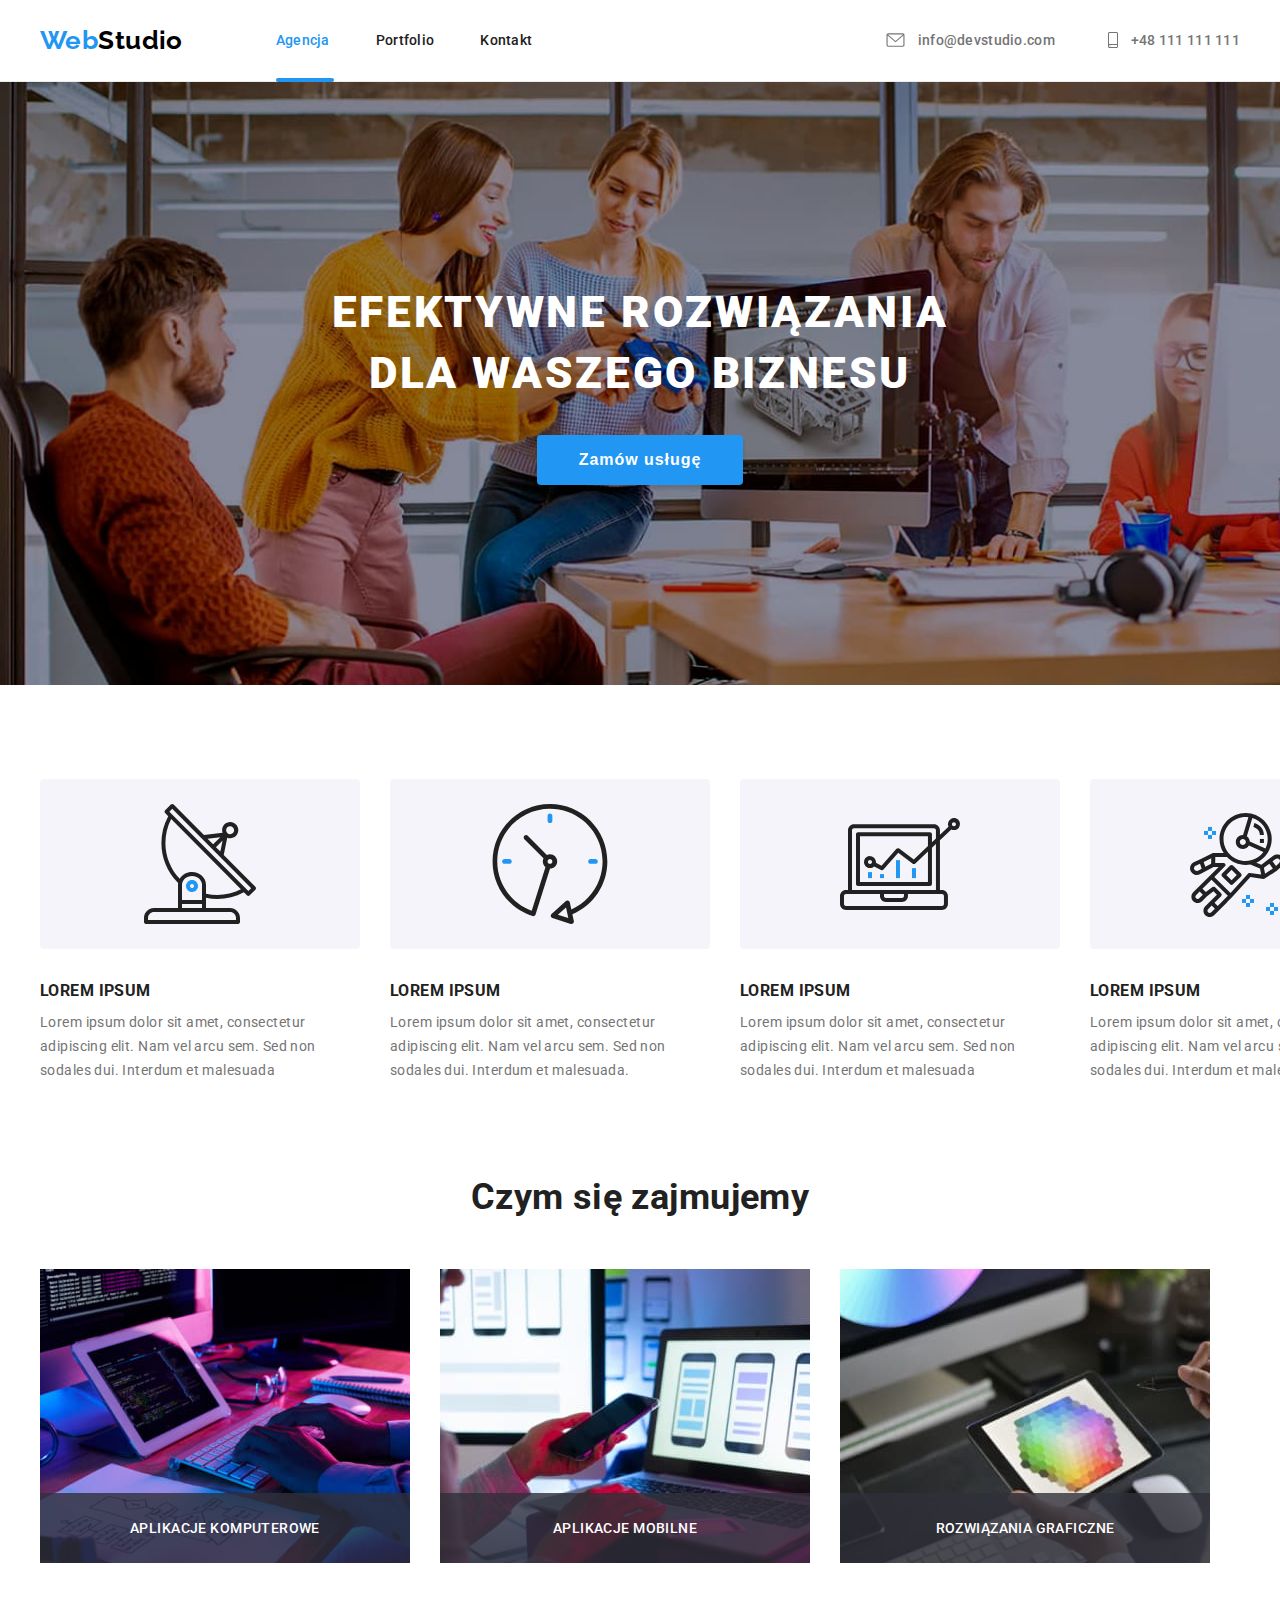
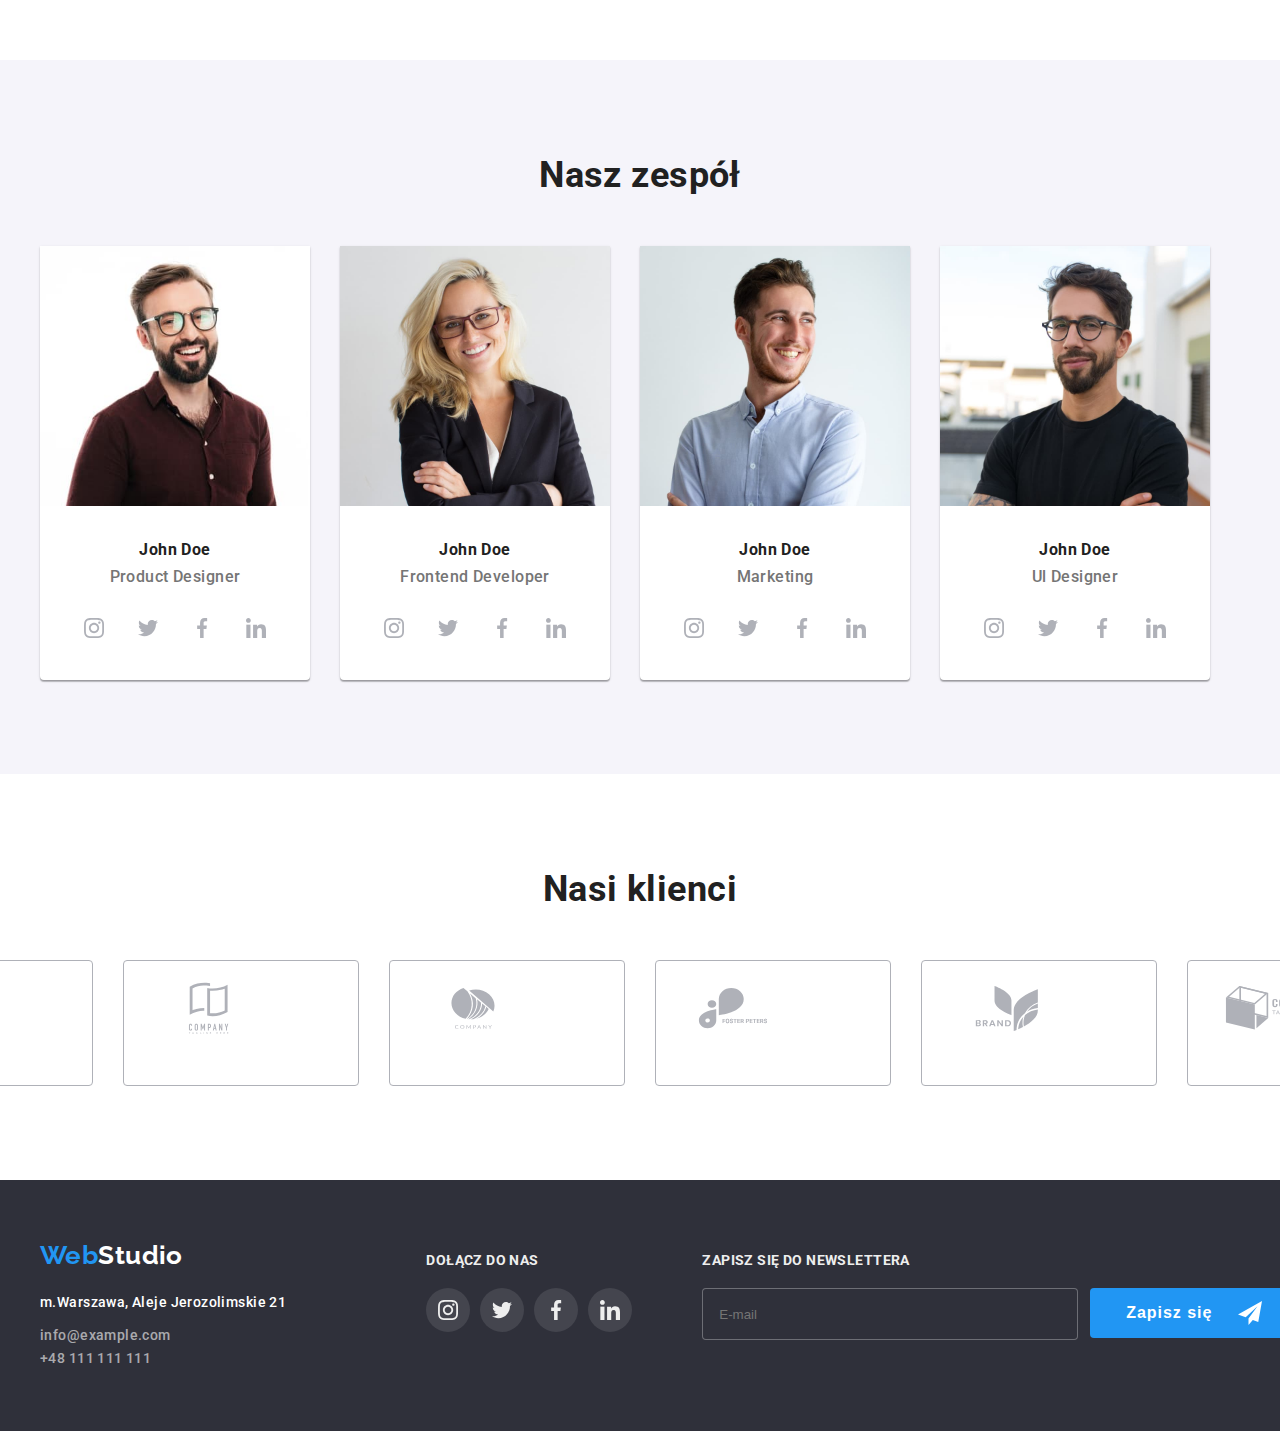
<file: index.html>
<!DOCTYPE html>
<html lang="pl">
  <head>
    <meta charset="utf-8" />
    <title>WebStudio</title>
    <link rel="preconnect" href="https://fonts.googleapis.com" />
    <link rel="preconnect" href="https://fonts.gstatic.com" crossorigin />
    <link
      href="https://fonts.googleapis.com/css2?family=Raleway:wght@700&family=Roboto:wght@400;500;700;900&display=swap"
      rel="stylesheet"
    />
    <link
      rel="stylesheet"
      href="https://cdnjs.cloudflare.com/ajax/libs/modern-normalize/1.1.0/modern-normalize.min.css"
      integrity="sha512-wpPYUAdjBVSE4KJnH1VR1HeZfpl1ub8YT/NKx4PuQ5NmX2tKuGu6U/JRp5y+Y8XG2tV+wKQpNHVUX03MfMFn9Q=="
      crossorigin="anonymous"
      referrerpolicy="no-referrer"
    />
    <link rel="stylesheet" href="css/style.css" />
  </head>
  <body>
    <header>
      <section class="header container">
        <div class="header-top">
          <a class="logo-blue" href="./index.html"
            >Web<span class="logo-black">Studio</span></a
          >
          <nav class="nav-items">
            <ul class="page-links">
              <li>
                <a class="black-link link-agency" href="./index.html"
                  >Agencja</a
                >
              </li>
              <li>
                <a class="black-link" href="./portfolio.html">Portfolio</a>
              </li>
              <li><a class="black-link" href="">Kontakt</a></li>
            </ul>
          </nav>
        </div>
        <ul class="address-links">
          <li>
            <a class="contact" href="mailto:info@devstudio.com"
              ><svg width="25" height="18">
                <use href="./images/icons.svg#icon-envelope"></use></svg
              >info@devstudio.com</a
            >
          </li>
          <li>
            <a class="contact" href=" tel+48111111111 "
              ><svg width="16" height="20">
                <use href="./images/icons.svg#icon-smartphone"></use></svg
              >+48 111 111 111</a
            >
          </li>
        </ul>
      </section>
    </header>
    <main>
      <section class="main-background">
        <h1 class="main-logo">
          EFEKTYWNE ROZWIĄZANIA <br />
          DLA WASZEGO BIZNESU
        </h1>
        <button class="main-button" type="button" data-modal-open>
          Zamów usługę
        </button>
        <div class="backdrop is-hidden" data-modal>
          <div class="modal">
            <button type="button" class="close-btn" data-modal-close>X</button>
            <h3 class="leave">Zostaw swoje dane w formularzu poniżej</h3>
            <form>
              <ul>
                <li class="label-one">
                  <label class="form-one">Imię </label
                  ><svg class="svg-icons" width="12" height="12">
                    <use href="./images/icons.svg#icon-Vector"></use>
                  </svg>
                  <input class="input" type="text" name="name" required />
                </li>
                <li class="label-one">
                  <label class="form-one"> Telefon</label
                  ><svg class="svg-icons" width="13" height="13">
                    <use href="./images/icons.svg#icon-Vector-1"></use>
                  </svg>
                  <input
                    class="input"
                    type="tel"
                    name="phone-number"
                    required
                  />
                </li>
                <li class="label-one">
                  <label class="form-one"> Email</label
                  ><svg class="svg-icons" width="15" height="12">
                    <use href="./images/icons.svg#icon-Vector-2"></use>
                  </svg>
                  <input class="input" type="email" name="email" required />
                </li>
                <li class="label-one">
                  <label class="form-one"> Komentarz</label>
                  <textarea
                    class="comment"
                    name="comment"
                    rows="8"
                    placeholder="Wprowadź tekst"
                  ></textarea>
                </li>
                <li class="ddd">
                  <label for="check">
                    <input
                      class="privacy"
                      id="check"
                      type="checkbox"
                      name="privacy-policy"
                    />
                    Oświadczam iż akceptuję
                    <a class="statute" href="#">Regulamin</a> i
                    <a class="statute" href="#">Politykę prywatności</a
                    ><svg class="ttt" width="16" height="15">
                      <use href="./images/icons.svg#icon-icon-check"></use>
                    </svg>
                  </label>
                </li>
                <li class="label-two">
                  <button class="button-button" type="submit">Wyślij</button>
                </li>
              </ul>
            </form>
          </div>
        </div>
      </section>
      <section class="background-lorem">
        <ul class="lorem-element container">
          <li>
            <svg class="icon-lorem" width="65.32" height="70">
              <use href="./images/icons.svg#icon-antenna-1"></use>
            </svg>
            <h3 class="heading-lorem">LOREM IPSUM</h3>
            <p class="text-lorem">
              Lorem ipsum dolor sit amet, consectetur adipiscing elit. Nam vel
              arcu sem. Sed non sodales dui. Interdum et malesuada
            </p>
          </li>
          <li>
            <svg class="icon-lorem" width="66.96" height="70">
              <use href="./images/icons.svg#icon-clock-1"></use>
            </svg>
            <h3 class="heading-lorem">LOREM IPSUM</h3>
            <p class="text-lorem">
              Lorem ipsum dolor sit amet, consectetur adipiscing elit. Nam vel
              arcu sem. Sed non sodales dui. Interdum et malesuada.
            </p>
          </li>
          <li>
            <svg class="icon-lorem" width="70" height="53.69">
              <use href="./images/icons.svg#icon-diagram-1"></use>
            </svg>
            <h3 class="heading-lorem">LOREM IPSUM</h3>
            <p class="text-lorem">
              Lorem ipsum dolor sit amet, consectetur adipiscing elit. Nam vel
              arcu sem. Sed non sodales dui. Interdum et malesuada
            </p>
          </li>
          <li>
            <svg class="icon-lorem" width="54.83" height="60.66">
              <use href="./images/icons.svg#icon-astronaut-1"></use>
            </svg>
            <h3 class="heading-lorem">LOREM IPSUM</h3>
            <p class="text-lorem">
              Lorem ipsum dolor sit amet, consectetur adipiscing elit. Nam vel
              arcu sem. Sed non sodales dui. Interdum et malesuada
            </p>
          </li>
        </ul>
      </section>
      <section class="main section-what-we-do">
        <div class="container">
          <h2 class="section-headings">Czym się zajmujemy</h2>
          <ul class="pictures-what-we-do">
            <li>
              <figure class="img-with-title">
                <img
                  src="images/writing-on-keyboard.jpg"
                  alt="Writing-on-keyboard"
                  width="370"
                  height="294"
                />
                <figcaption class="image-title-index">
                  APLIKACJE KOMPUTEROWE
                </figcaption>
              </figure>
            </li>
            <li>
              <figure class="img-with-title">
                <img
                  src="images/using-mobile-and-laptop.jpg"
                  alt="using-mobile-and-laptop"
                  width="370"
                  height="294"
                />
                <figcaption class="image-title-index">
                  APLIKACJE MOBILNE
                </figcaption>
              </figure>
            </li>
            <li>
              <figure class="img-with-title">
                <img
                  src="images/colorful-screen-on-tablet.jpg"
                  alt="colorful-screen-on-tablet"
                  width="370"
                  height="294"
                />
                <figcaption class="image-title-index">
                  ROZWIĄZANIA GRAFICZNE
                </figcaption>
              </figure>
            </li>
          </ul>
        </div>
      </section>
      <section class="main background-our-team">
        <div class="container">
          <h2 class="section-headings">Nasz zespół</h2>
          <ul class="our-team">
            <li class="team-image">
              <img
                src="images/Product-Designer.jpg"
                alt="Product-Designer"
                width="270"
                height="260"
              />
              <div class="name-and-position">
                <h3 class="name">John Doe</h3>
                <p class="position">Product Designer</p>
                <ul class="social-media-main">
                  <li>
                    <a class="social-media" href="#"
                      ><svg width="20" height="20">
                        <use
                          href="./images/icons.svg#icon-instagram-2"
                        ></use></svg
                    ></a>
                  </li>
                  <li>
                    <a class="social-media" href="#"
                      ><svg width="20" height="20">
                        <use
                          href="./images/icons.svg#icon-twitter-1"
                        ></use></svg
                    ></a>
                  </li>
                  <li>
                    <a class="social-media" href="#"
                      ><svg width="20" height="20">
                        <use
                          href="./images/icons.svg#icon-facebook-1"
                        ></use></svg
                    ></a>
                  </li>
                  <li>
                    <a class="social-media" href="#"
                      ><svg width="20" height="20">
                        <use
                          href="./images/icons.svg#icon-linkedin-1"
                        ></use></svg
                    ></a>
                  </li>
                </ul>
              </div>
            </li>
            <li class="team-image">
              <img
                src="images/Frontend-Developer.jpg"
                alt="Frontend-Developer"
                width="270"
                height="260"
              />
              <div class="name-and-position">
                <h3 class="name">John Doe</h3>
                <p class="position">Frontend Developer</p>
                <ul class="social-media-main">
                  <li>
                    <a class="social-media" href="#"
                      ><svg width="20" height="20">
                        <use
                          href="./images/icons.svg#icon-instagram-2"
                        ></use></svg
                    ></a>
                  </li>
                  <li>
                    <a class="social-media" href="#"
                      ><svg width="20" height="20">
                        <use
                          href="./images/icons.svg#icon-twitter-1"
                        ></use></svg
                    ></a>
                  </li>
                  <li>
                    <a class="social-media" href="#"
                      ><svg width="20" height="20">
                        <use
                          href="./images/icons.svg#icon-facebook-1"
                        ></use></svg
                    ></a>
                  </li>
                  <li>
                    <a class="social-media" href="#"
                      ><svg width="20" height="20">
                        <use
                          href="./images/icons.svg#icon-linkedin-1"
                        ></use></svg
                    ></a>
                  </li>
                </ul>
              </div>
            </li>
            <li class="team-image">
              <img
                src="images/Marketing.jpg"
                alt="Marketing"
                width="270"
                height="260"
              />
              <div class="name-and-position">
                <h3 class="name">John Doe</h3>
                <p class="position">Marketing</p>
                <ul class="social-media-main">
                  <li>
                    <a class="social-media" href="#"
                      ><svg width="20" height="20">
                        <use
                          href="./images/icons.svg#icon-instagram-2"
                        ></use></svg
                    ></a>
                  </li>
                  <li>
                    <a class="social-media" href="#"
                      ><svg width="20" height="20">
                        <use
                          href="./images/icons.svg#icon-twitter-1"
                        ></use></svg
                    ></a>
                  </li>
                  <li>
                    <a class="social-media" href="#"
                      ><svg width="20" height="20">
                        <use
                          href="./images/icons.svg#icon-facebook-1"
                        ></use></svg
                    ></a>
                  </li>
                  <li>
                    <a class="social-media" href="#"
                      ><svg width="20" height="20">
                        <use
                          href="./images/icons.svg#icon-linkedin-1"
                        ></use></svg
                    ></a>
                  </li>
                </ul>
              </div>
            </li>
            <li class="team-image">
              <img
                src="images/UI-Designer.jpg"
                alt="Ul-Designer"
                width="270"
                height="260"
              />
              <div class="name-and-position">
                <h3 class="name">John Doe</h3>
                <p class="position">Ul Designer</p>
                <ul class="social-media-main">
                  <li>
                    <a class="social-media" href="#"
                      ><svg width="20" height="20">
                        <use
                          href="./images/icons.svg#icon-instagram-2"
                        ></use></svg
                    ></a>
                  </li>
                  <li>
                    <a class="social-media" href="#"
                      ><svg width="20" height="20">
                        <use
                          href="./images/icons.svg#icon-twitter-1"
                        ></use></svg
                    ></a>
                  </li>
                  <li>
                    <a class="social-media" href="#"
                      ><svg width="20" height="20">
                        <use
                          href="./images/icons.svg#icon-facebook-1"
                        ></use></svg
                    ></a>
                  </li>
                  <li>
                    <a class="social-media" href="#"
                      ><svg width="20" height="20">
                        <use
                          href="./images/icons.svg#icon-linkedin-1"
                        ></use></svg
                    ></a>
                  </li>
                </ul>
              </div>
            </li>
          </ul>
        </div>
      </section>
      <section class="main background-our-customers">
        <div>
          <h2 class="section-headings">Nasi klienci</h2>
          <ul class="our-customers">
            <li>
              <a class="icon-customer" href="#">
                <svg width="106" height="60.04">
                  <use href="./images/icons.svg#icon-Logo"></use></svg
              ></a>
            </li>
            <li>
              <a class="icon-customer" href="#"
                ><svg width="106" height="60.04">
                  <use href="./images/icons.svg#icon-Logo-1"></use></svg
              ></a>
            </li>
            <li>
              <a class="icon-customer" href="#"
                ><svg width="106" height="60.04">
                  <use href="./images/icons.svg#icon-Logo-2"></use></svg
              ></a>
            </li>
            <li>
              <a class="icon-customer" href="#"
                ><svg width="106" height="60.04">
                  <use href="./images/icons.svg#icon-Logo-3"></use></svg
              ></a>
            </li>
            <li>
              <a class="icon-customer" href="#"
                ><svg width="106" height="60.04">
                  <use href="./images/icons.svg#icon-Logo-4"></use></svg
              ></a>
            </li>
            <li>
              <a class="icon-customer" href="#"
                ><svg width="106" height="60.04">
                  <use href="./images/icons.svg#icon-Logo-5"></use></svg
              ></a>
            </li>
          </ul>
        </div>
      </section>
    </main>
    <footer class="footer">
      <section class="footer-back container">
        <ul class="logo-end">
          <li>
            <a class="logo-blue">Web<span class="logo-white">Studio</span></a>
            <address class="adress-footer">
              m.Warszawa, Aleje Jerozolimskie 21
            </address>
            <div class="xxx">
              <a class="contact-footer" href="mailto:info@example.com"
                >info@example.com</a
              >
              <a class="contact-footer" href="tel+48111111111"
                >+48 111 111 111</a
              >
            </div>
          </li>
          <li class="end">
            <h3 class="join-us">DOŁĄCZ DO NAS</h3>
            <div class="yyy">
              <a class="end-icons" href="#"
                ><svg width="20" height="20">
                  <use href="./images/icons.svg#icon-instagram-2"></use></svg
              ></a>
              <a class="end-icons" href="#"
                ><svg width="20" height="20">
                  <use href="./images/icons.svg#icon-twitter-1"></use></svg
              ></a>
              <a class="end-icons" href="#"
                ><svg width="20" height="20">
                  <use href="./images/icons.svg#icon-facebook-1"></use></svg
              ></a>
              <a class="end-icons" href="#"
                ><svg width="20" height="20">
                  <use href="./images/icons.svg#icon-linkedin-1"></use></svg
              ></a>
            </div>
          </li>
          <li>
            <h3 class="join-us">ZAPISZ SIĘ DO NEWSLETTERA</h3>
            <form name="newsletter" />
            <input
              class="input-last"
              type="email"
              name="email"
              placeholder="E-mail"
              required
            />
            <button class="button-the-last" type="submit">
              Zapisz się
              <svg class="last-icon" width="24" height="24">
                <use href="./images/icons.svg#icon-icon-send"></use>
              </svg>
            </button>
          </li>
        </ul>
      </section>
    </footer>
    <script src="./js/modal.js"></script>
  </body>
</html>
</file>
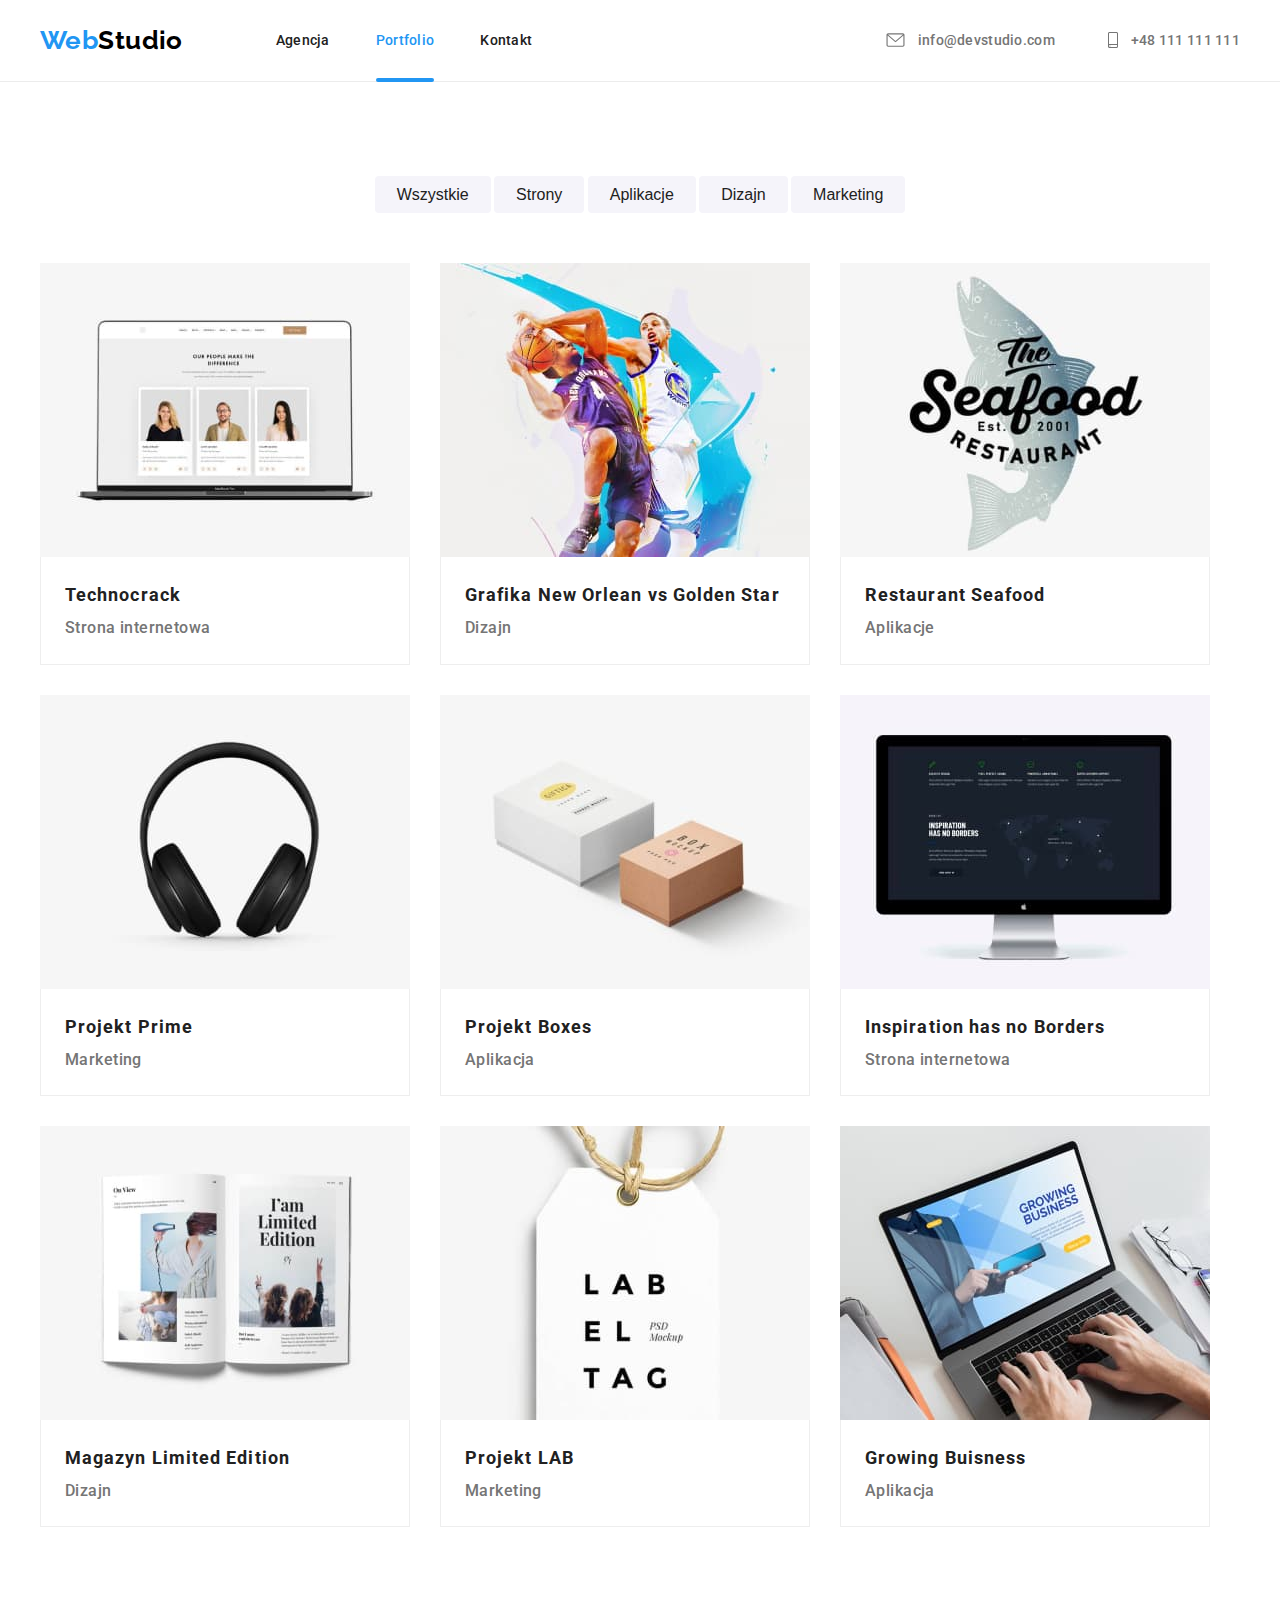
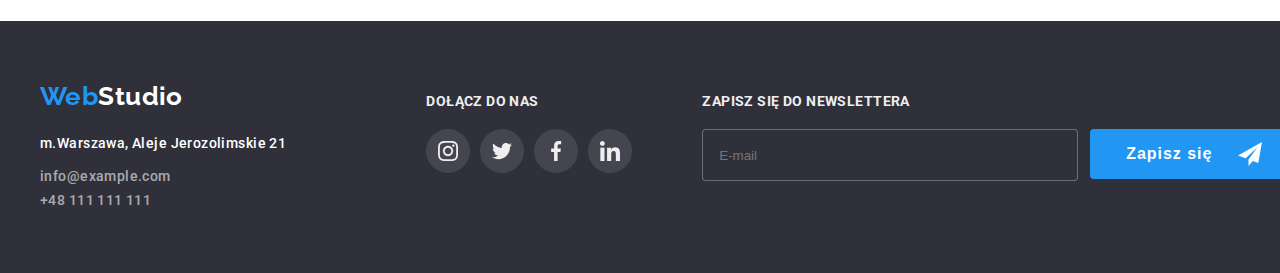
<file: portfolio.html>
<!DOCTYPE html>
<html lang="pl">
  <head>
    <meta charset="utf-8" />
    <title>WebStudio</title>
    <link rel="preconnect" href="https://fonts.googleapis.com" />
    <link rel="preconnect" href="https://fonts.gstatic.com" crossorigin />
    <link
      href="https://fonts.googleapis.com/css2?family=Raleway:wght@700&family=Roboto:wght@400;500;700;900&display=swap"
      rel="stylesheet"
    />
    <link
      rel="stylesheet"
      href="https://cdnjs.cloudflare.com/ajax/libs/modern-normalize/1.1.0/modern-normalize.min.css"
      integrity="sha512-wpPYUAdjBVSE4KJnH1VR1HeZfpl1ub8YT/NKx4PuQ5NmX2tKuGu6U/JRp5y+Y8XG2tV+wKQpNHVUX03MfMFn9Q=="
      crossorigin="anonymous"
      referrerpolicy="no-referrer"
    />
    <link rel="stylesheet" href="css/style.css" />
  </head>
  <body>
    <header>
      <section class="header container">
        <div class="header-top">
          <a class="logo-blue" href="./index.html"
            >Web<span class="logo-black">Studio</span></a
          >
          <nav class="nav-items">
            <ul class="page-links">
              <li>
                <a class="black-link" href="./index.html">Agencja</a>
              </li>
              <li>
                <a class="black-link link-agency" href="./portfolio.html">
                  Portfolio
                </a>
              </li>
              <li><a class="black-link" href="">Kontakt</a></li>
            </ul>
          </nav>
        </div>
        <ul class="address-links">
          <li>
            <a class="contact" href="mailto:info@devstudio.com"
              ><svg width="25" height="18">
                <use href="./images/icons.svg#icon-envelope"></use></svg
              >info@devstudio.com</a
            >
          </li>
          <li>
            <a class="contact" href=" tel+48111111111 "
              ><svg width="16" height="20">
                <use href="./images/icons.svg#icon-smartphone"></use></svg
              >+48 111 111 111</a
            >
          </li>
        </ul>
      </section>
    </header>
    <main class="main main-portfolio">
      <section class="container all-buttons">
        <nav>
          <button class="button-second">Wszystkie</button>
          <button class="button-second">Strony</button>
          <button class="button-second">Aplikacje</button>
          <button class="button-second">Dizajn</button>
          <button class="button-second">Marketing</button>
        </nav>
      </section>
      <section>
        <ul class="container portfolio-pictures">
          <li class="image-portfolio">
            <figure class="card">
              <div class="img-container">
                <img
                  src="images/Site-on-laptop.jpg"
                  alt="site-on-laptop"
                  width="370"
                  height="294"
                />
                <p class="card-description">
                  Technocrack jest popularną platformą wykorzystywaną do
                  rozpowszechniania koronawirusa. Firmy wykorzystują tę
                  platformę do celów szpiegowskich i ataków na niezabezpieczone
                  serwery konkurencji.
                </p>
              </div>
              <div class="image-border">
                <h5 class="image-title">Technocrack</h5>
                <p class="image-undertitle">Strona internetowa</p>
              </div>
            </figure>
          </li>
          <li class="image-portfolio">
            <figure class="card">
              <div class="img-container">
                <img
                  src="images/Basketballers.jpg"
                  alt="basketballers"
                  width="370"
                  height="294"
                />
                <p class="card-description">
                  Technocrack jest popularną platformą wykorzystywaną do
                  rozpowszechniania koronawirusa. Firmy wykorzystują tę
                  platformę do celów szpiegowskich i ataków na niezabezpieczone
                  serwery konkurencji.
                </p>
              </div>
              <div class="image-border">
                <h5 class="image-title">Grafika New Orlean vs Golden Star</h5>
                <p class="image-undertitle">Dizajn</p>
              </div>
            </figure>
          </li>
          <li class="image-portfolio">
            <figure class="card">
              <div class="img-container">
                <img
                  src="images/Logo-of-restaurant.jpg"
                  alt="logo-of-restaurant"
                  width="370"
                  height="294"
                />
                <p class="card-description">
                  Technocrack jest popularną platformą wykorzystywaną do
                  rozpowszechniania koronawirusa. Firmy wykorzystują tę
                  platformę do celów szpiegowskich i ataków na niezabezpieczone
                  serwery konkurencji.
                </p>
              </div>
              <div class="image-border">
                <h5 class="image-title">Restaurant Seafood</h5>
                <p class="image-undertitle">Aplikacje</p>
              </div>
            </figure>
          </li>
          <li class="image-portfolio">
            <figure class="card">
              <div class="img-container">
                <img
                  src="images/Headphones.jpg"
                  alt="headphones"
                  width="370"
                  height="294"
                />
                <p class="card-description">
                  Technocrack jest popularną platformą wykorzystywaną do
                  rozpowszechniania koronawirusa. Firmy wykorzystują tę
                  platformę do celów szpiegowskich i ataków na niezabezpieczone
                  serwery konkurencji.
                </p>
              </div>
              <div class="image-border">
                <h5 class="image-title">Projekt Prime</h5>
                <p class="image-undertitle">Marketing</p>
              </div>
            </figure>
          </li>
          <li class="image-portfolio">
            <figure class="card">
              <div class="img-container">
                <img
                  src="images/White-and-brown-boxes.jpg"
                  alt="white-and-brown-boxes"
                  width="370"
                  height="294"
                />
                <p class="card-description">
                  Technocrack jest popularną platformą wykorzystywaną do
                  rozpowszechniania koronawirusa. Firmy wykorzystują tę
                  platformę do celów szpiegowskich i ataków na niezabezpieczone
                  serwery konkurencji.
                </p>
              </div>
              <div class="image-border">
                <h5 class="image-title">Projekt Boxes</h5>
                <p class="image-undertitle">Aplikacja</p>
              </div>
            </figure>
          </li>
          <li class="image-portfolio">
            <figure class="card">
              <div class="img-container">
                <img
                  src="images/Dark-screen.jpg"
                  alt="dark-screen"
                  width="370"
                  height="294"
                />
                <p class="card-description">
                  Technocrack jest popularną platformą wykorzystywaną do
                  rozpowszechniania koronawirusa. Firmy wykorzystują tę
                  platformę do celów szpiegowskich i ataków na niezabezpieczone
                  serwery konkurencji.
                </p>
              </div>
              <div class="image-border">
                <h5 class="image-title">Inspiration has no Borders</h5>
                <p class="image-undertitle">Strona internetowa</p>
              </div>
            </figure>
          </li>
          <li class="image-portfolio">
            <figure class="card">
              <div class="img-container">
                <img
                  src="images/Book-with-pictures.jpg"
                  alt="book-with-pictures"
                  width="370"
                  height="294"
                />
                <p class="card-description">
                  Technocrack jest popularną platformą wykorzystywaną do
                  rozpowszechniania koronawirusa. Firmy wykorzystują tę
                  platformę do celów szpiegowskich i ataków na niezabezpieczone
                  serwery konkurencji.
                </p>
              </div>
              <div class="image-border">
                <h5 class="image-title">Magazyn Limited Edition</h5>
                <p class="image-undertitle">Dizajn</p>
              </div>
            </figure>
          </li>
          <li class="image-portfolio">
            <figure class="card">
              <div class="img-container">
                <img
                  src="images/Labletag.jpg"
                  alt="labletag"
                  width="370"
                  height="294"
                />
                <p class="card-description">
                  Technocrack jest popularną platformą wykorzystywaną do
                  rozpowszechniania koronawirusa. Firmy wykorzystują tę
                  platformę do celów szpiegowskich i ataków na niezabezpieczone
                  serwery konkurencji.
                </p>
              </div>
              <div class="image-border">
                <h5 class="image-title">Projekt LAB</h5>
                <p class="image-undertitle">Marketing</p>
              </div>
            </figure>
          </li>
          <li class="image-portfolio">
            <figure class="card">
              <div class="img-container">
                <img
                  src="images/Writing-on-laptop.jpg"
                  alt="writing-on-laptop"
                  width="370"
                  height="294"
                />
                <p class="card-description">
                  Technocrack jest popularną platformą wykorzystywaną do
                  rozpowszechniania koronawirusa. Firmy wykorzystują tę
                  platformę do celów szpiegowskich i ataków na niezabezpieczone
                  serwery konkurencji.
                </p>
              </div>
              <div class="image-border">
                <h5 class="image-title">Growing Buisness</h5>
                <p class="image-undertitle">Aplikacja</p>
              </div>
            </figure>
          </li>
        </ul>
      </section>
    </main>
    <footer class="footer">
      <section class="footer-back container">
        <ul class="logo-end">
          <li>
            <a class="logo-blue">Web<span class="logo-white">Studio</span></a>
            <address class="adress-footer">
              m.Warszawa, Aleje Jerozolimskie 21
            </address>
            <div class="xxx">
              <a class="contact-footer" href="mailto:info@example.com"
                >info@example.com</a
              >
              <a class="contact-footer" href="tel+48111111111"
                >+48 111 111 111</a
              >
            </div>
          </li>
          <li class="end">
            <h3 class="join-us">DOŁĄCZ DO NAS</h3>
            <div class="yyy">
              <a class="end-icons" href="#"
                ><svg width="20" height="20">
                  <use href="./images/icons.svg#icon-instagram-2"></use></svg
              ></a>
              <a class="end-icons" href="#"
                ><svg width="20" height="20">
                  <use href="./images/icons.svg#icon-twitter-1"></use></svg
              ></a>
              <a class="end-icons" href="#"
                ><svg width="20" height="20">
                  <use href="./images/icons.svg#icon-facebook-1"></use></svg
              ></a>
              <a class="end-icons" href="#"
                ><svg width="20" height="20">
                  <use href="./images/icons.svg#icon-linkedin-1"></use></svg
              ></a>
            </div>
          </li>
          <li>
            <h3 class="join-us">ZAPISZ SIĘ DO NEWSLETTERA</h3>
            <form name="newsletter" />
            <input class="input-last" type="email" name="email" placeholder="E-mail" required />
            <button class="button-the-last" type="submit">
              Zapisz się
              <svg class="last-icon" width="24" height="24">
                <use href="./images/icons.svg#icon-icon-send"></use>
              </svg>
            </button>
      </li>
        </ul>
      </section>
    </footer>
    <script src="./js/modal.js"></script>
  </body>
</html>
</file>
<file: css/style.css>
* {
  margin: 0;
  padding: 0;
}
body {
  font-family: roboto;
  font-size: 14px;
  font-weight: 500;
  letter-spacing: 0.03em;
}
img {
  display: block;
}
ul {
  list-style: none;
}
button {
  cursor: pointer;
}
h2 {
  margin: 0;
}
header {
  border-bottom: 1px solid #ececec;
  width: 100%;
}
.container {
  max-width: 1200px;
  width: 100%;
  margin: 0 auto;
  padding: 0 15px;
}
.main {
  padding-top: 94px;
  padding-bottom: 94px;
}
/* index begin */
.logo-blue {
  color: #2196f3;
  font-size: 26px;
  font-family: Raleway;
  font-weight: 700;
  line-height: 1.18;
  text-decoration: none;
  padding-right: 93px;
}
.logo-black {
  color: #000000;
}
.black-link {
  color: #212121;
  line-height: 1.15;
  letter-spacing: 0.02em;
  text-decoration: none;
}
.black-link:hover,
.black-link:focus,
.black-link:active {
  outline: none !important;
  color: #2196f3;
  cursor: pointer;
  transition: color 250ms cubic-bezier(0.4, 0, 0.2, 1),
    fill 250ms cubic-bezier(0.4, 0, 0.2, 1);
}
/* .black-link:visited {color: red;} */
.contact {
  display: flex;
  align-items: center;
  color: #757575;
  line-height: 1.15;
  letter-spacing: 0.02em;
  text-decoration: none;
  gap: 10px;
  fill: #757575;
}
.contact:hover,
.contact:focus {
  outline: none !important;
  color: #2196f3;
  cursor: pointer;
  transition: color 250ms cubic-bezier(0.4, 0, 0.2, 1),
    fill 250ms cubic-bezier(0.4, 0, 0.2, 1);
}
.main-logo {
  color: #ffffff;
  font-size: 44px;
  font-weight: 900;
  line-height: 1.4;
  letter-spacing: 0.06em;
  padding-bottom: 30px;
}
.main-background {
  background-image: url("../images/people-in-office.jpg"),
    linear-gradient(rgba(47, 48, 58, 0.4), rgba(47, 48, 58, 0.4));
  max-width: 1600px;
  text-align: center;
  padding: 200px 0;
  background-size: cover;
  margin: 0 auto;
}
.main-button {
  color: #ffffff;
  font-size: 16px;
  font-weight: 700;
  line-height: 1.9;
  letter-spacing: 0.06em;
  text-align: center;
  background-color: #2196f3;
  border-radius: 4px;
  border: none;
  padding: 10px 42px;
  box-shadow: 0px 4px 4px rgba(0, 0, 0, 0.15);
}
.background-lorem {
  background-color: white;
}
.heading-lorem {
  color: #212121;
  font-weight: 700;
  line-height: 1.15;
  font-style: normal;
  padding-bottom: 10px;
  padding-top: 30px;
}
.text-lorem {
  color: #757575;
  line-height: 1.7;
  font-weight: 400;
}

.section-headings {
  color: #212121;
  font-size: 36px;
  font-weight: 700;
  line-height: 1.17;
  padding-bottom: 50px;
}
.section-what-we-do {
  text-align: center;
  background-color: white;
}
.who-is-who {
  padding-bottom: 108px;
}
.background-our-team {
  background-color: #f5f4fa;
  text-align: center;
  width: 100%;
}
.team-image {
  background-color: #ffffff;
  box-shadow: 0px 1px 3px rgba(0, 0, 0, 0.12), 0px 1px 1px rgba(0, 0, 0, 0.14),
    0px 2px 1px rgba(0, 0, 0, 0.2);
  border-radius: 0px 0px 4px 4px;
  width: 270px;
}
.name-and-position {
  padding: 30px 30px;
}
.name {
  color: #212121;
  font-size: 16px;
  line-height: 1.7;
}
.position {
  color: #757575;
  font-size: 16px;
  line-height: 1.7;
}
.logo-white {
  color: #ffffff;
}
.footer {
  background-color: #2f303a;
  width: 100%;
}
.footer-back {
  padding-top: 60px;
  padding-bottom: 60px;
}
.adress-footer {
  color: #ffffff;
  line-height: 1.7;
  text-decoration: none;
  font-style: normal;
  margin-right: auto;
  padding-top: 20px;
  padding-bottom: 9px;
}
.contact-footer {
  color: rgba(255, 255, 255, 0.6);
  line-height: 1.7;
  text-decoration: none;
  /* margin-left: auto; */
}
/* portfolio begin */
.button-second {
  color: #212121;
  background-color: #f5f4fa;
  line-height: 1.6;
  font-size: 16px;
  border-radius: 4px;
  border: none;
  padding: 6px 22px;
  font-weight: 500;
}
.button-second:hover,
.button-second:focus {
  outline: none !important;
  background-color: #2196f3;
  color: #ffffff;
  cursor: pointer;
  box-shadow: 0px 3px 1px rgba(0, 0, 0, 0.1), 0px 1px 2px rgba(0, 0, 0, 0.08),
    0px 2px 2px rgba(0, 0, 0, 0.12);
  transition: background-color 250ms cubic-bezier(0.4, 0, 0.2, 1);
}
.main-portfolio {
  background-color: white;
}
.image-border {
  border: 1px solid #eeeeee;
  border-top: none;
  padding: 20px 24px;
}

.image-title {
  color: #212121;
  font-weight: 700;
  font-size: 18px;
  line-height: 2;
  letter-spacing: 0.06em;
}
.image-undertitle {
  color: #757575;
  font-size: 16px;
  line-height: 1.9;
}
.image-portfolio:hover {
  box-shadow: 0px 1px 1px rgba(0, 0, 0, 0.12), 0px 4px 4px rgba(0, 0, 0, 0.06),
    1px 4px 6px rgba(0, 0, 0, 0.16);
  cursor: pointer;
}
.header-top {
  display: flex;
}
.nav-items {
  display: flex;
  align-items: center;
}
.header {
  display: flex;
  justify-content: space-between;
  padding-top: 25px;
  padding-bottom: 25px;
}
.page-links {
  display: flex;
  gap: 46px;
}
.address-links {
  display: flex;
  gap: 50px;
  align-items: center;
}

.lorem-element {
  display: flex;
  gap: 30px;
  margin: auto;
  padding-top: 94px;
}
.pictures-what-we-do {
  display: flex;
  gap: 30px;
}
.our-team {
  display: flex;
  gap: 30px;
}
.all-buttons {
  display: flex;
  gap: 8px;
  padding-bottom: 50px;
  justify-content: center;
}
.portfolio-pictures {
  display: flex;
  flex-wrap: wrap;
  gap: 30px;
}

.icon-lorem {
  border-radius: 4px;
  background-color: #f5f4fa;
  width: 270px;
  height: 120px;
  padding: 25px;
}
.icon-customer {
  display: flex;
  border: 1px solid #afb1b8;
  border-radius: 4px;
  width: 170px;
  height: 92px;
  fill: #afb1b8;
  padding: 17.71px 32px 14.25px 32px;
  row-gap: 30px;
}
.icon-customer:hover,
.icon-customer:focus {
  outline: none !important;
  fill: #2196f3;
  border: solid 1px #2196f3;
  transition: fill 250ms cubic-bezier(0.4, 0, 0.2, 1),
    border 250ms cubic-bezier(0.4, 0, 0.2, 1);
}
.our-customers {
  display: flex;
  gap: 30px;
  justify-content: center;
}
.background-our-customers {
  background-color: white;
  text-align: center;
  /* width: 100%; */
  justify-content: space-between;
}
.social-media-main {
  display: flex;
  gap: 10px;
  justify-content: center;
  margin-top: 16px;
}
.social-media {
  display: flex;
  fill: #afb1b8;
  width: 44px;
  height: 44px;
  border-radius: 50%;
  justify-content: center;
  align-items: center;
}
.social-media:hover,
.social-media:focus {
  outline: none !important;
  fill: #ffffff;
  background: #2196f3;
  transition: fill 250ms cubic-bezier(0.4, 0, 0.2, 1),
    background-color 250ms cubic-bezier(0.4, 0, 0.2, 1);
  /* color 250ms cubic-bezier(0.4, 0, 0.2, 1); */
}
.end {
  margin-left: 70px;
}
.join-us {
  color: #eeeeee;
  padding-bottom: 20px;
  padding-top: 12px;
  font-weight: 700;
  font-size: 14px;
  letter-spacing: 0.03em;
  text-transform: uppercase;
}
.end-icons {
  display: flex;
  border-radius: 50%;
  width: 44px;
  height: 44px;
  justify-content: center;
  align-items: center;
  background: rgba(255, 255, 255, 0.1);
  fill: #eeeeee;
}
.end-icons:hover,
.end-icons:focus {
  outline: none !important;
  fill: #ffffff;
  background: #2196f3;
  border-radius: 50%;
  transition: 250ms cubic-bezier(0.4, 0, 0.2, 1);
}
.end-icons {
  display: flex;
  justify-content: center;
}
.xxx {
  display: flex;
  flex-flow: column;
}
.yyy {
  display: flex;
  gap: 10px;
}
.logo-end {
  display: flex;
  column-gap: 70px;
}
.img-with-title {
  position: relative;
  display: inline-flex;
}
.image-title-index {
  position: absolute;
  left: 0;
  right: 0;
  background-color: rgba(47, 48, 58, 0.8);
  color: #fff;
  bottom: 0;
  padding: 27px 90px;
  text-align: center;
}
.img-container {
  position: relative;
}
.img-container > img {
  display: block;
  width: 100%;
  height: 100%;
  object-fit: cover;
}
.card-description {
  margin: 0;
  position: absolute;
  left: 0;
  right: 0;
  top: 0;
  bottom: 0;
  background: rgba(33, 150, 243, 0.9);
  padding: 49px 45px 49px 24px;
  color: #fff;
  font-size: 18px;
  color: #ffffff;
  line-height: 28px;
}
.card figcaption {
  padding: 20px 24px;
  box-shadow: 0px 1px 1px rgba(0, 0, 0, 0.12), 0px 4px 4px rgba(0, 0, 0, 0.06),
    1px 4px 6px rgba(0, 0, 0, 0.16);
}
.img-container {
  overflow: hidden;
}
.card-description {
  transform: translateY(100%);
  transition: transform 250ms cubic-bezier(0.4, 0, 0.2, 1);
}
.card:hover .card-description {
  transform: translateY(0);
}
.link-agency::after {
  content: "";
  display: block;
  position: absolute;
  width: 58px;
  height: 4px;
  border-radius: 2px;
  top: 77.5px;
  /* color: #2196f3; */
  background-color: #2196f3;
}
.link-agency {
  color: #2196f3;
}
.modal {
  position: absolute;
  width: 528px;
  height: 581px;
  /* top: 221px;
  left: 536px; */
  background-color: #ffffff;
  box-shadow: 0px 1px 3px rgba(0, 0, 0, 0.12), 0px 1px 1px rgba(0, 0, 0, 0.14),
    0px 2px 1px rgba(0, 0, 0, 0.2);
  border-radius: 4px;
  transform: scale(1);
  transition: transform 250ms ease-in-out;
}
/* .is-hidden.modal {
  transform: scale(0);
} */
.backdrop {
  position: fixed;
  left: 0px;
  top: 0px;
  width: 100%;
  height: 100%;
  display: flex;
  justify-content: center;
  align-items: center;
  background: rgba(0, 0, 0, 0.2);
  z-index: 100;
}
.is-hidden {
  pointer-events: none;
  visibility: hidden;
  opacity: 0;
}

.is-hidden .modal {
  transform: scale(0);
  /* transform: scale(1);
  transition: transform 250ms ease-out; */
}
.close-btn {
  position: absolute;
  width: 30px;
  height: 30px;
  top: 0;
  right: 0;
  margin-top: 8px;
  margin-right: 8px;
  background: #ffffff;
  color: #000000;
  border-radius: 50%;
  border: 1px solid rgba(0, 0, 0, 0.1);
}
.close-btn:hover {
  color: #ffffff;
  background: #2196f3;
  transition: color 250ms cubic-bezier(0.4, 0, 0.2, 1),
    background 250ms cubic-bezier(0.4, 0, 0.2, 1);
}
.input-last {
  border: 1px solid rgba(255, 255, 255, 0.3);
  border-radius: 4px;
  background-color: rgba(47, 48, 58, 1);
  width: 358px;
  height: 50px;
  padding-left: 16px;
  color: #eeeeee;
}
.button-the-last {
  position: absolute;
  background-color: #2196f3;
  color: #ffffff;
  font-size: 16px;
  line-height: 30px;
  letter-spacing: 0.06em;
  border-radius: 4px;
  cursor: pointer;
  border: none;
  font-weight: 700;
  width: 200px;
  height: 50px;
  margin-left: 12px;
  padding-right: 42px;
}
.leave {
  font-style: normal;
  font-weight: 700;
  font-size: 20px;
  line-height: 23px;
  text-align: center;
  letter-spacing: 0.03em;
  color: #212121;
  margin-top: 40px;
  padding-bottom: 12px;
}
.input {
  outline: none;
  border: 1px solid rgba(33, 33, 33, 0.2);
  border-radius: 4px;
  width: 448px;
  height: 40px;
  margin-bottom: 10px;
  padding-left: 42px;
}
.form-one {
  display: flex;
  font-weight: 400;
  font-size: 12px;
  line-height: 14px;
  letter-spacing: 0.01em;
  width: 24px;
  height: 14px;
  color: #757575;
  margin-left: 40px;
  padding-bottom: 4px;
}
.comment {
  border: 1px solid rgba(33, 33, 33, 0.2);
  border-radius: 4px;
  width: 448px;
  height: 120px;
}
.input:hover,
.input:focus {
  outline: none;
  border: solid 1px #2196f3;
  cursor: pointer;
  transition-duration: 250ms;
}
.button-button {
  position: relative;
  background-color: #2196f3;
  color: #ffffff;
  font-size: 16px;
  line-height: 30px;
  letter-spacing: 0.06em;
  border-radius: 4px;
  cursor: pointer;
  border: none;
  padding: 10px 76px;
  font-weight: 700;
  width: 200px;
  height: 50px;
  bottom: 40px;
}
.label-two {
  margin-top: 74px;
}
.privacy {
  color: #757575;
  font-weight: 400;
  font-size: 14px;
  line-height: 24px;
  /* position: absolute; */
  width: 16px;
  height: 15px;
  cursor: pointer;
  visibility: hidden;
  /* visibility: visible; */
}
.privacy::before {
  content: "";
  border: 1px solid;
  border-radius: 3px;
  width: 16px;
  height: 15px;
  position: absolute;
  visibility: visible;
}
.statute {
  color: #2196f3;
}
.svg-icons {
  position: absolute;
  margin-left: 15px;
  margin-top: 14px;
}
.label-one:hover,
.label-one:focus {
  fill: #2196f3;
  transition: fill 250ms cubic-bezier(0.4, 0, 0.2, 1);
}
.last-icon {
  fill: #ffffff;
  position: absolute;
  right: 28px;
  top: 13px;
}
.comment {
  padding: 12px 16px;
}
.comment:hover,
.comment:focus {
  outline: none;
  border: solid 1px #2196f3;
  cursor: pointer;
  transition: 250ms cubic-bezier(0.4, 0, 0.2, 1);
}
.ttt {
  position: absolute;
  right: 454.5px;
  top: 425.5px;
  visibility: hidden;
}
.privacy:checked ~ .ttt {
  visibility: visible;
}

.ddd {
  font-size: 14px;
  line-height: 24px;
  color: #757575;
  margin-top: 20px;
}
</file>
